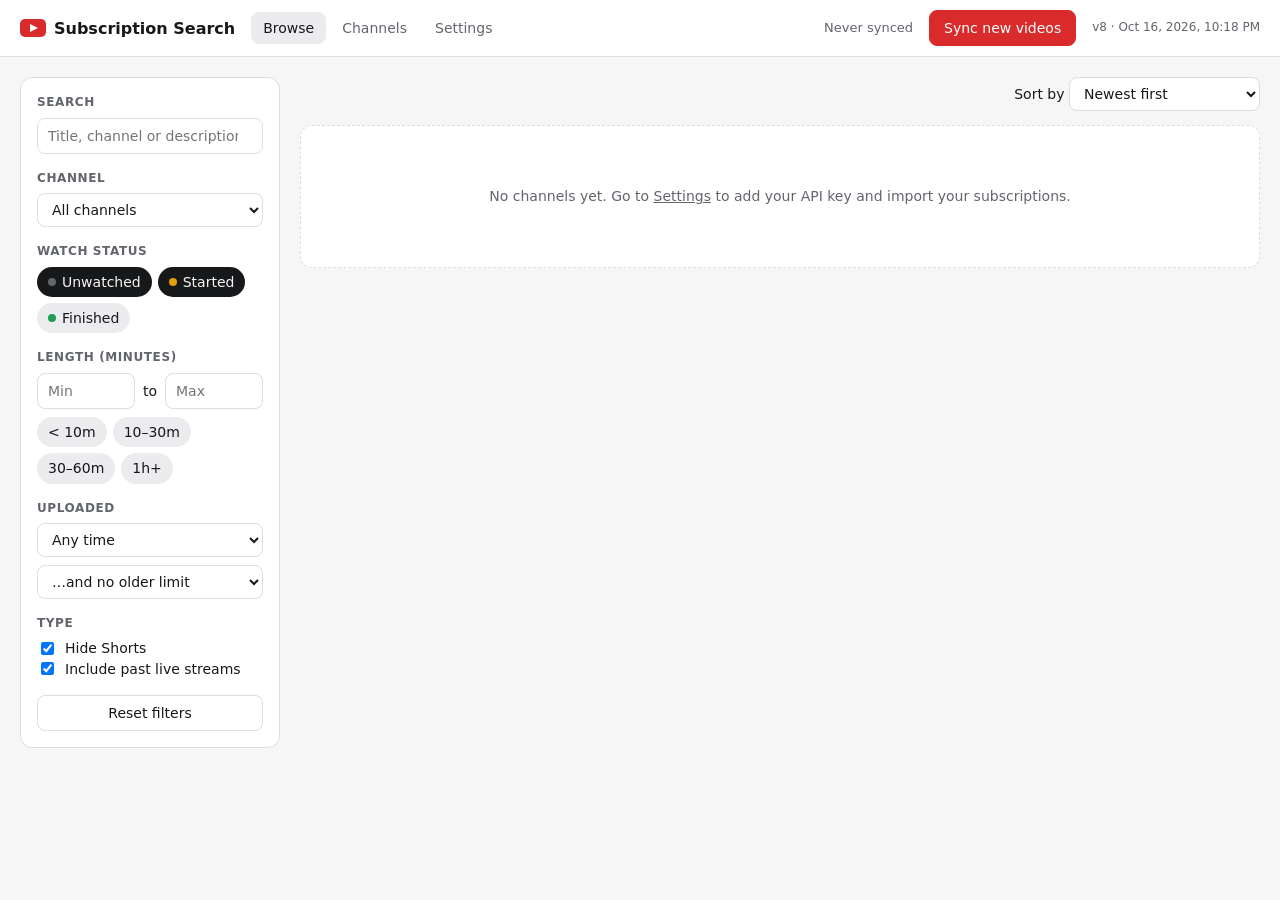
<file: index.html>
<!doctype html>
<html lang="en">
<head>
  <meta charset="utf-8">
  <meta name="viewport" content="width=device-width, initial-scale=1">
  <title>Subscription Search</title>
  <link rel="stylesheet" href="css/style.css">
</head>
<body>
  <header class="topbar">
    <a class="brand" href="index.html"><span class="logo"></span>Subscription Search</a>
    <nav>
      <a href="index.html" class="active">Browse</a>
      <a href="channels.html">Channels</a>
      <a href="settings.html">Settings</a>
    </nav>
    <span class="spacer"></span>
    <span class="sync-status" id="syncStatus"></span>
    <button class="btn primary" id="syncBtn">Sync new videos</button>
  </header>

  <main class="layout">
    <aside class="filters" id="filters">
      <div>
        <h3>Search</h3>
        <input type="search" id="q" placeholder="Title, channel or description">
      </div>

      <div id="channelFilter">
        <h3>Channel</h3>
        <select id="channel"><option value="">All channels</option></select>
      </div>

      <div>
        <h3>Watch status</h3>
        <div class="chips" id="status">
          <label class="chip"><input type="checkbox" value="unwatched" checked><span class="dot unwatched"></span>Unwatched</label>
          <label class="chip"><input type="checkbox" value="started" checked><span class="dot started"></span>Started</label>
          <label class="chip"><input type="checkbox" value="finished"><span class="dot finished"></span>Finished</label>
        </div>
      </div>

      <div>
        <h3>Length (minutes)</h3>
        <div class="row">
          <input type="number" id="minLen" min="0" placeholder="Min">
          <span>to</span>
          <input type="number" id="maxLen" min="0" placeholder="Max">
        </div>
        <div class="chips" style="margin-top:8px" id="lenPresets">
          <button class="chip" data-min="" data-max="10">&lt; 10m</button>
          <button class="chip" data-min="10" data-max="30">10–30m</button>
          <button class="chip" data-min="30" data-max="60">30–60m</button>
          <button class="chip" data-min="60" data-max="">1h+</button>
        </div>
      </div>

      <div>
        <h3>Uploaded</h3>
        <div class="row">
          <select id="newerThan" title="Uploaded within">
            <option value="">Any time</option>
            <option value="1">Last 24 hours</option>
            <option value="7">Last week</option>
            <option value="30">Last month</option>
            <option value="90">Last 3 months</option>
            <option value="365">Last year</option>
          </select>
        </div>
        <div class="row" style="margin-top:8px">
          <select id="olderThan" title="Uploaded before">
            <option value="">…and no older limit</option>
            <option value="7">Older than a week</option>
            <option value="30">Older than a month</option>
            <option value="90">Older than 3 months</option>
            <option value="365">Older than a year</option>
          </select>
        </div>
      </div>

      <div>
        <h3>Type</h3>
        <label class="check"><input type="checkbox" id="hideShorts" checked> Hide Shorts</label>
        <label class="check"><input type="checkbox" id="showLive" checked> Include past live streams</label>
      </div>

      <button class="btn" id="reset">Reset filters</button>
    </aside>

    <section>
      <div class="channel-banner" id="channelBanner" hidden></div>
      <div class="results-head">
        <strong class="count" id="count"></strong>
        <span class="spacer" style="flex:1"></span>
        <label>Sort by
          <select id="sort">
            <option value="newest">Newest first</option>
            <option value="oldest">Oldest first</option>
            <option value="longest">Longest first</option>
            <option value="shortest">Shortest first</option>
            <option value="views">Most viewed</option>
            <option value="title">Title (A–Z)</option>
            <option value="channel">Channel (A–Z)</option>
            <option value="recent">Recently watched</option>
            <option value="progress">Most progress</option>
            <option value="remaining">Least time remaining</option>
          </select>
        </label>
      </div>
      <div class="grid" id="grid"></div>
      <div class="more"><button class="btn" id="more" hidden>Show more</button></div>
    </section>
  </main>

  <script type="module" src="js/browse.js"></script>
</body>
</html>
</file>
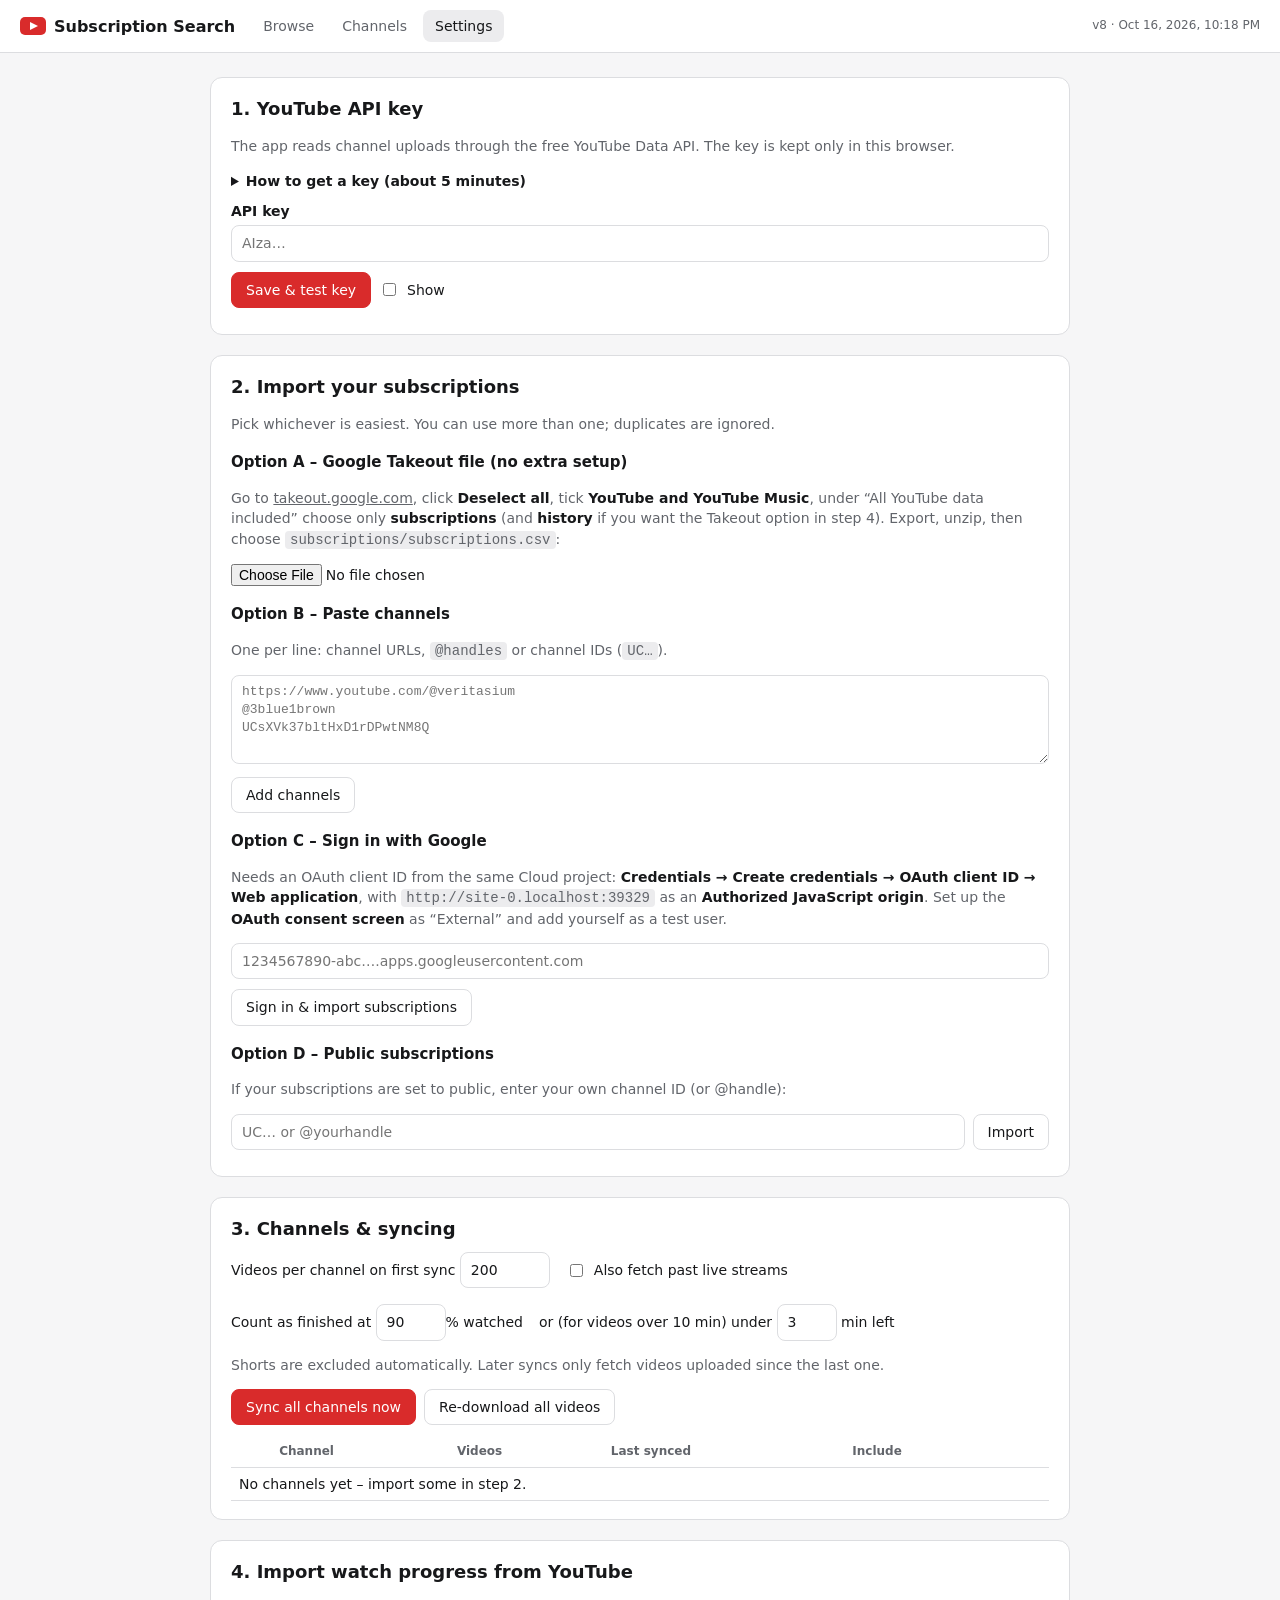
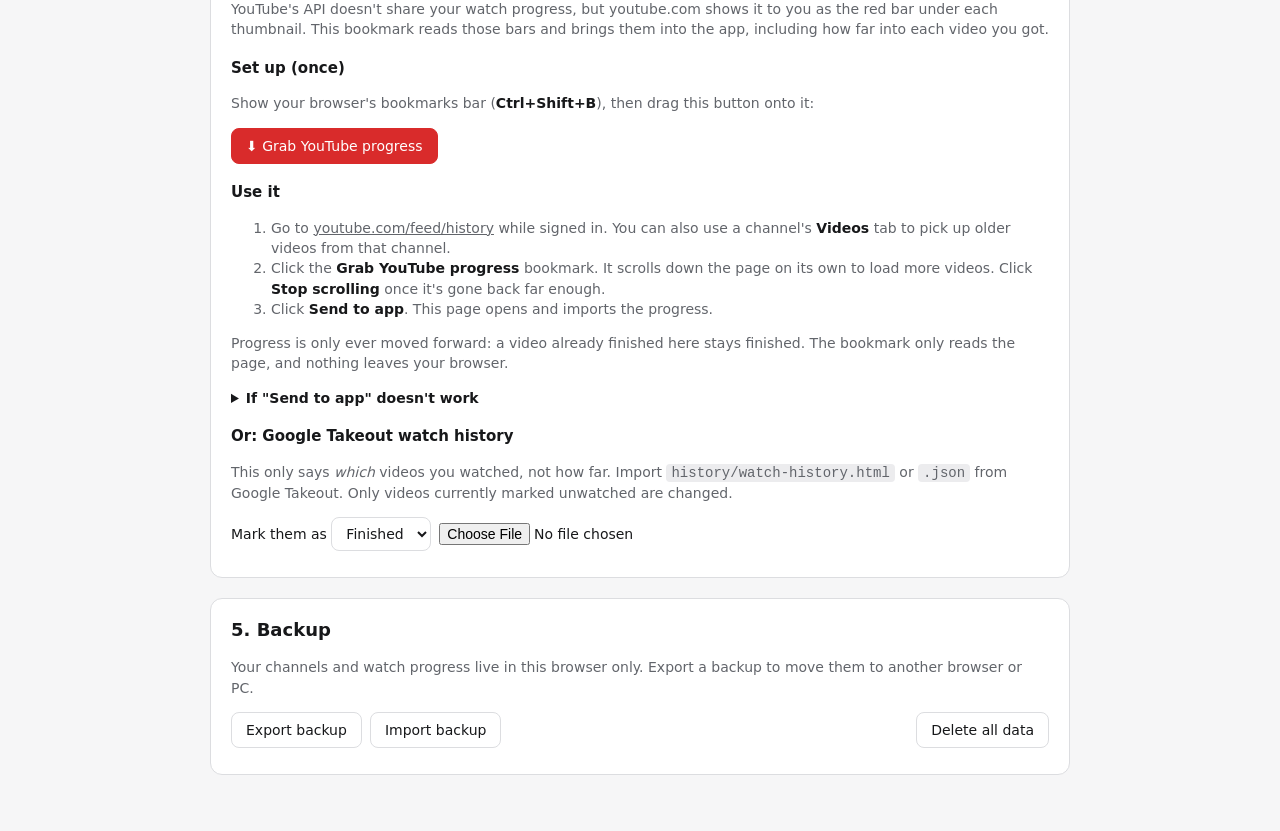
<file: settings.html>
<!doctype html>
<html lang="en">
<head>
  <meta charset="utf-8">
  <meta name="viewport" content="width=device-width, initial-scale=1">
  <title>Settings – Subscription Search</title>
  <link rel="stylesheet" href="css/style.css">
</head>
<body>
  <header class="topbar">
    <a class="brand" href="index.html"><span class="logo"></span>Subscription Search</a>
    <nav>
      <a href="index.html">Browse</a>
      <a href="channels.html">Channels</a>
      <a href="settings.html" class="active">Settings</a>
    </nav>
  </header>

  <main class="page">
    <section class="panel">
      <h2>1. YouTube API key</h2>
      <p>The app reads channel uploads through the free YouTube Data API. The key is kept only in this browser.</p>
      <details>
        <summary>How to get a key (about 5 minutes)</summary>
        <ol>
          <li>Open <a href="https://console.cloud.google.com/projectcreate" target="_blank" rel="noopener">Google Cloud Console</a> and create a project (any name).</li>
          <li>Enable the <a href="https://console.cloud.google.com/apis/library/youtube.googleapis.com" target="_blank" rel="noopener">YouTube Data API v3</a> for that project.</li>
          <li>Go to <a href="https://console.cloud.google.com/apis/credentials" target="_blank" rel="noopener">Credentials</a> → <strong>Create credentials</strong> → <strong>API key</strong>.</li>
          <li>Recommended: edit the key → <strong>API restrictions</strong> → restrict it to <strong>YouTube Data API v3</strong>.</li>
          <li>Paste it below. The free quota (10,000 units a day) is plenty: a sync costs about 2–3 units per channel.</li>
        </ol>
      </details>
      <div class="field">
        <label for="apiKey"><strong>API key</strong></label>
        <input type="password" id="apiKey" placeholder="AIza…" autocomplete="off">
      </div>
      <div class="row">
        <button class="btn primary" id="saveKey">Save &amp; test key</button>
        <label class="check"><input type="checkbox" id="showKey"> Show</label>
      </div>
      <div class="msg" id="keyMsg"></div>
    </section>

    <section class="panel">
      <h2>2. Import your subscriptions</h2>
      <p>Pick whichever is easiest. You can use more than one; duplicates are ignored.</p>

      <h3>Option A – Google Takeout file (no extra setup)</h3>
      <p>Go to <a href="https://takeout.google.com/" target="_blank" rel="noopener">takeout.google.com</a>, click <strong>Deselect all</strong>, tick <strong>YouTube and YouTube Music</strong>, under “All YouTube data included” choose only <strong>subscriptions</strong> (and <strong>history</strong> if you want the Takeout option in step 4). Export, unzip, then choose <code>subscriptions/subscriptions.csv</code>:</p>
      <input type="file" id="csvFile" accept=".csv,text/csv">

      <h3>Option B – Paste channels</h3>
      <p>One per line: channel URLs, <code>@handles</code> or channel IDs (<code>UC…</code>).</p>
      <textarea id="paste" rows="4" placeholder="https://www.youtube.com/@veritasium&#10;@3blue1brown&#10;UCsXVk37bltHxD1rDPwtNM8Q"></textarea>
      <div class="row" style="margin-top:8px"><button class="btn" id="pasteBtn">Add channels</button></div>

      <h3>Option C – Sign in with Google</h3>
      <p>Needs an OAuth client ID from the same Cloud project: <strong>Credentials → Create credentials → OAuth client ID → Web application</strong>, with <code id="originHint"></code> as an <strong>Authorized JavaScript origin</strong>. Set up the <strong>OAuth consent screen</strong> as “External” and add yourself as a test user.</p>
      <div class="field">
        <input type="text" id="clientId" placeholder="1234567890-abc….apps.googleusercontent.com">
      </div>
      <button class="btn" id="oauthBtn">Sign in &amp; import subscriptions</button>

      <h3>Option D – Public subscriptions</h3>
      <p>If your subscriptions are set to public, enter your own channel ID (or @handle):</p>
      <div class="row">
        <input type="text" id="myChannel" placeholder="UC… or @yourhandle" style="flex:1">
        <button class="btn" id="publicBtn">Import</button>
      </div>

      <div class="msg" id="importMsg"></div>
    </section>

    <section class="panel">
      <h2>3. Channels &amp; syncing</h2>
      <div class="row" style="flex-wrap:wrap; gap:16px; margin:10px 0">
        <label>Videos per channel on first sync <input type="number" id="maxPerChannel" min="10" max="5000" step="10" style="width:90px"></label>
        <label class="check"><input type="checkbox" id="includeLive"> Also fetch past live streams</label>
        <label>Count as finished at <input type="number" id="finishThreshold" min="50" max="100" style="width:70px">% watched</label>
        <label>or (for videos over 10 min) under <input type="number" id="finishRemaining" min="0" max="60" style="width:60px"> min left</label>
      </div>
      <p>Shorts are excluded automatically. Later syncs only fetch videos uploaded since the last one.</p>
      <div class="row" style="margin:12px 0">
        <button class="btn primary" id="syncAllBtn">Sync all channels now</button>
        <button class="btn" id="refetchBtn" title="Delete stored videos (keeps watch progress) and download again">Re-download all videos</button>
      </div>
      <div class="msg" id="syncMsg"></div>
      <table>
        <thead><tr><th></th><th>Channel</th><th>Videos</th><th>Last synced</th><th>Include</th><th></th></tr></thead>
        <tbody id="channelRows"></tbody>
      </table>
    </section>

    <section class="panel" id="progressPanel">
      <h2>4. Import watch progress from YouTube</h2>
      <p>YouTube's API doesn't share your watch progress, but youtube.com shows it to you as the red bar under each thumbnail. This bookmark reads those bars and brings them into the app, including how far into each video you got.</p>

      <h3>Set up (once)</h3>
      <p>Show your browser's bookmarks bar (<strong>Ctrl+Shift+B</strong>), then drag this button onto it:</p>
      <p><a class="btn primary" id="bookmarklet" href="#" title="Drag me to your bookmarks bar">⬇ Grab YouTube progress</a></p>

      <h3>Use it</h3>
      <ol>
        <li>Go to <a href="https://www.youtube.com/feed/history" target="_blank" rel="noopener">youtube.com/feed/history</a> while signed in. You can also use a channel's <strong>Videos</strong> tab to pick up older videos from that channel.</li>
        <li>Click the <strong>Grab YouTube progress</strong> bookmark. It scrolls down the page on its own to load more videos. Click <strong>Stop scrolling</strong> once it's gone back far enough.</li>
        <li>Click <strong>Send to app</strong>. This page opens and imports the progress.</li>
      </ol>
      <p>Progress is only ever moved forward: a video already finished here stays finished. The bookmark only reads the page, and nothing leaves your browser.</p>
      <details>
        <summary>If "Send to app" doesn't work</summary>
        <p>Click <strong>Copy</strong> in the bookmark's box instead, then paste here:</p>
        <textarea id="progressPaste" rows="3" placeholder='{"v":1,"items":[…]}'></textarea>
        <div class="row" style="margin-top:8px"><button class="btn" id="progressPasteBtn">Import pasted progress</button></div>
      </details>
      <div class="msg" id="progressMsg"></div>

      <h3>Or: Google Takeout watch history</h3>
      <p>This only says <em>which</em> videos you watched, not how far. Import <code>history/watch-history.html</code> or <code>.json</code> from Google Takeout. Only videos currently marked unwatched are changed.</p>
      <div class="row">
        <label>Mark them as
          <select id="historyStatus">
            <option value="finished">Finished</option>
            <option value="started">Started</option>
          </select>
        </label>
        <input type="file" id="historyFile" accept=".json,.html,application/json,text/html">
      </div>
      <div class="msg" id="historyMsg"></div>
    </section>

    <section class="panel">
      <h2>5. Backup</h2>
      <p>Your channels and watch progress live in this browser only. Export a backup to move them to another browser or PC.</p>
      <div class="row" style="flex-wrap:wrap">
        <button class="btn" id="exportBtn">Export backup</button>
        <label class="btn">Import backup <input type="file" id="importFile" accept=".json" hidden></label>
        <span style="flex:1"></span>
        <button class="btn" id="wipeBtn">Delete all data</button>
      </div>
      <div class="msg" id="backupMsg"></div>
    </section>
  </main>

  <script type="module" src="js/settings.js"></script>
</body>
</html>
</file>
<file: css/style.css>
:root {
  --bg: #f6f6f7;
  --panel: #ffffff;
  --text: #17181a;
  --muted: #62656b;
  --border: #dcdde0;
  --accent: #d92b2b;
  --accent-text: #ffffff;
  --started: #e3a008;
  --finished: #1f9d55;
  --chip: #ececee;
  --yt-track: #909090;
  --shadow: 0 1px 2px rgba(0, 0, 0, 0.06);
  color-scheme: light;
}
@media (prefers-color-scheme: dark) {
  :root {
    --bg: #0f0f10;
    --panel: #1b1b1d;
    --text: #ececee;
    --muted: #9a9ca2;
    --border: #2f3034;
    --accent: #ff4e45;
    --chip: #2a2b2e;
    --yt-track: #717171;
    --shadow: none;
    color-scheme: dark;
  }
}

* { box-sizing: border-box; }
[hidden] { display: none !important; }
body {
  margin: 0;
  background: var(--bg);
  color: var(--text);
  font: 14px/1.45 system-ui, -apple-system, "Segoe UI", Roboto, sans-serif;
}
a { color: inherit; }
button, input, select {
  font: inherit;
  color: inherit;
}

/* Header */
.topbar {
  position: sticky; top: 0; z-index: 10;
  display: flex; align-items: center; gap: 16px;
  padding: 10px 20px;
  background: var(--panel);
  border-bottom: 1px solid var(--border);
}
.brand { font-weight: 700; font-size: 16px; text-decoration: none; display: flex; align-items: center; gap: 8px; }
.brand .logo { width: 26px; height: 18px; border-radius: 5px; background: var(--accent); position: relative; }
.brand .logo::after {
  content: ""; position: absolute; left: 10px; top: 4.5px;
  border-left: 8px solid #fff; border-top: 4.5px solid transparent; border-bottom: 4.5px solid transparent;
}
.topbar nav { display: flex; gap: 4px; }
.topbar nav a { text-decoration: none; padding: 6px 12px; border-radius: 8px; color: var(--muted); }
.topbar nav a.active, .topbar nav a:hover { background: var(--chip); color: var(--text); }
.topbar .spacer { flex: 1; }
.sync-status { color: var(--muted); font-size: 13px; }
.app-version { margin-left: auto; color: var(--muted); font-size: 12px; white-space: nowrap; font-variant-numeric: tabular-nums; }

/* Buttons & inputs */
.btn {
  border: 1px solid var(--border); background: var(--panel);
  padding: 7px 14px; border-radius: 8px; cursor: pointer; text-decoration: none; display: inline-block;
}
.btn:hover { background: var(--chip); }
.btn.primary { background: var(--accent); color: var(--accent-text); border-color: var(--accent); }
.btn.primary:hover { filter: brightness(1.08); }
.btn:disabled { opacity: 0.55; cursor: default; }
.btn.small { padding: 3px 9px; font-size: 12px; }
input[type=text], input[type=search], input[type=number], input[type=password], select, textarea {
  background: var(--panel); border: 1px solid var(--border); border-radius: 8px; padding: 7px 10px;
}
textarea { width: 100%; font: 13px/1.4 ui-monospace, Consolas, monospace; color: var(--text); }

/* Browse layout */
.layout { display: grid; grid-template-columns: 260px 1fr; gap: 20px; padding: 20px; max-width: 1800px; margin: 0 auto; }
.filters {
  position: sticky; top: 72px; align-self: start;
  background: var(--panel); border: 1px solid var(--border); border-radius: 12px; padding: 16px;
  display: flex; flex-direction: column; gap: 16px;
  max-height: calc(100vh - 92px); overflow: auto;
}
.filters h3 { margin: 0 0 6px; font-size: 12px; text-transform: uppercase; letter-spacing: 0.05em; color: var(--muted); }
.filters input[type=search], .filters select { width: 100%; }
.row { display: flex; gap: 8px; align-items: center; }
.row input[type=number] { width: 100%; }
.chips { display: flex; flex-wrap: wrap; gap: 6px; }
.chip { display: inline-flex; align-items: center; gap: 6px; padding: 4px 10px; border-radius: 999px; background: var(--chip); cursor: pointer; user-select: none; border: 1px solid transparent; }
.chip input { display: none; }
.chip:has(input:checked) { background: var(--text); color: var(--bg); }
.check { display: flex; gap: 8px; align-items: center; cursor: pointer; }
.dot { width: 8px; height: 8px; border-radius: 50%; display: inline-block; }
.dot.unwatched { background: var(--muted); }
.dot.started { background: var(--started); }
.dot.finished { background: var(--finished); }

.results-head { display: flex; align-items: center; gap: 12px; margin-bottom: 14px; flex-wrap: wrap; }
.results-head .count { color: var(--muted); }
.grid { display: grid; grid-template-columns: repeat(auto-fill, minmax(260px, 1fr)); gap: 18px; }

/* Video card */
.card { background: var(--panel); border: 1px solid var(--border); border-radius: 12px; overflow: hidden; box-shadow: var(--shadow); display: flex; flex-direction: column; }
.thumb { position: relative; display: block; aspect-ratio: 16 / 9; background: var(--chip); }
.thumb img { width: 100%; height: 100%; object-fit: cover; display: block; }
.card.finished .thumb img { opacity: 0.55; }
.badge { position: absolute; right: 6px; bottom: 8px; background: rgba(0, 0, 0, 0.6); color: #fff; font-size: 12px; font-weight: 600; padding: 1px 4px; border-radius: 4px; }
.badge.left { left: 6px; right: auto; top: 6px; bottom: auto; }
.badge.finished { background: var(--finished); }
.badge.started { background: var(--started); color: #111; }
/* Bottom row of the thumbnail, matching youtube.com: a rounded progress bar
   that runs up to the duration badge. */
.thumb-bottom { position: absolute; left: 0; right: 0; bottom: 0; display: flex; align-items: flex-end; justify-content: flex-end; }
.thumb-bottom .badge { position: static; margin: 0 8px 8px 0; }
.bar { flex: 1; height: 4px; margin: 0 4px 12px 8px; border-radius: 2px; background: var(--yt-track); overflow: hidden; display: flex; }
.bar > div { background: linear-gradient(90deg, #f03 80%, #ff2791); }
.card .body { padding: 10px 12px 12px; display: flex; flex-direction: column; gap: 4px; flex: 1; }
.card .title { font-weight: 600; text-decoration: none; display: -webkit-box; -webkit-line-clamp: 2; -webkit-box-orient: vertical; overflow: hidden; }
.card .title:hover { text-decoration: underline; }
.card .meta { color: var(--muted); font-size: 13px; }
.card .meta a { text-decoration: none; }
.card .meta a:hover { text-decoration: underline; }
.card .actions { display: flex; gap: 6px; margin-top: auto; padding-top: 8px; flex-wrap: wrap; }

.empty { padding: 60px 20px; text-align: center; color: var(--muted); background: var(--panel); border: 1px dashed var(--border); border-radius: 12px; }
.more { display: flex; justify-content: center; margin: 24px 0; }

/* Settings */
.page { max-width: 900px; margin: 0 auto; padding: 24px 20px 60px; display: flex; flex-direction: column; gap: 20px; }
.panel { background: var(--panel); border: 1px solid var(--border); border-radius: 12px; padding: 18px 20px; }
.panel h2 { margin: 0 0 4px; font-size: 18px; }
.panel h3 { margin: 18px 0 6px; font-size: 15px; }
.panel p, .panel li { color: var(--muted); }
.panel p strong, .panel li strong { color: var(--text); }
.field { display: flex; flex-direction: column; gap: 4px; margin: 10px 0; }
.field input[type=text], .field input[type=password] { width: 100%; }
.msg { margin-top: 8px; font-size: 13px; white-space: pre-wrap; }
.msg.ok { color: var(--finished); }
.msg.err { color: var(--accent); }
details summary { cursor: pointer; font-weight: 600; }
table { width: 100%; border-collapse: collapse; }
td, th { padding: 6px 8px; border-bottom: 1px solid var(--border); text-align: left; vertical-align: middle; }
th { font-size: 12px; color: var(--muted); font-weight: 600; }
td img { width: 28px; height: 28px; border-radius: 50%; vertical-align: middle; }
code { background: var(--chip); padding: 1px 5px; border-radius: 4px; }

/* Watch */
.watch { max-width: 1200px; margin: 0 auto; padding: 20px; }
.player-wrap { position: relative; aspect-ratio: 16 / 9; background: #000; border-radius: 12px; overflow: hidden; }
.player-wrap > div, .player-wrap iframe { position: absolute; inset: 0; width: 100%; height: 100%; }
.watch h1 { font-size: 20px; margin: 14px 0 4px; }
.watch .meta { color: var(--muted); }
.watch .actions { display: flex; gap: 8px; margin: 12px 0; flex-wrap: wrap; align-items: center; }
.watch .desc { white-space: pre-wrap; color: var(--muted); background: var(--panel); border: 1px solid var(--border); border-radius: 12px; padding: 12px 14px; }

@media (max-width: 800px) {
  .layout { grid-template-columns: 1fr; padding: 12px; }
  .filters { position: static; max-height: none; }
  .topbar { padding: 10px 12px; gap: 10px; flex-wrap: wrap; }
}

/* Channels page */
.channels-page { max-width: 760px; gap: 12px; }
.channels-head { display: flex; gap: 12px; align-items: center; }
.channels-head input { flex: 1; font-size: 15px; padding: 9px 12px; }
.channels-head .count { color: var(--muted); white-space: nowrap; }
.letters {
  position: sticky; top: 57px; z-index: 5;
  display: flex; flex-wrap: wrap; gap: 2px; padding: 6px 0;
  background: var(--bg);
}
.letters a, .letters span { min-width: 24px; text-align: center; padding: 2px 4px; border-radius: 6px; font-weight: 600; text-decoration: none; }
.letters a:hover { background: var(--chip); }
.letters span { color: var(--border); }
.letter-group h2 { margin: 14px 0 6px; font-size: 14px; color: var(--muted); scroll-margin-top: 110px; }
.channel-list { list-style: none; margin: 0; padding: 0; background: var(--panel); border: 1px solid var(--border); border-radius: 12px; overflow: hidden; }
.channel-list li + li { border-top: 1px solid var(--border); }
.channel-row { display: flex; align-items: center; gap: 12px; padding: 10px 14px; text-decoration: none; }
.channel-row:hover { background: var(--chip); }
.channel-row img, .channel-row .avatar { width: 40px; height: 40px; border-radius: 50%; flex: none; background: var(--chip); }
.channel-text { display: flex; flex-direction: column; flex: 1; min-width: 0; }
.channel-text .meta, .channel-row > .meta { color: var(--muted); font-size: 13px; }
.chev { color: var(--muted); font-size: 22px; }

/* Single-channel view on the Browse page */
.channel-banner { display: flex; align-items: center; gap: 14px; flex-wrap: wrap; margin-bottom: 16px; padding: 14px 16px; background: var(--panel); border: 1px solid var(--border); border-radius: 12px; }
.channel-banner img { width: 56px; height: 56px; border-radius: 50%; }
.channel-banner h1 { margin: 0; font-size: 20px; }
.channel-banner .meta { color: var(--muted); font-size: 13px; }
.channel-banner .grow { flex: 1; min-width: 200px; }
.channel-banner .actions { display: flex; gap: 8px; flex-wrap: wrap; }
</file>
